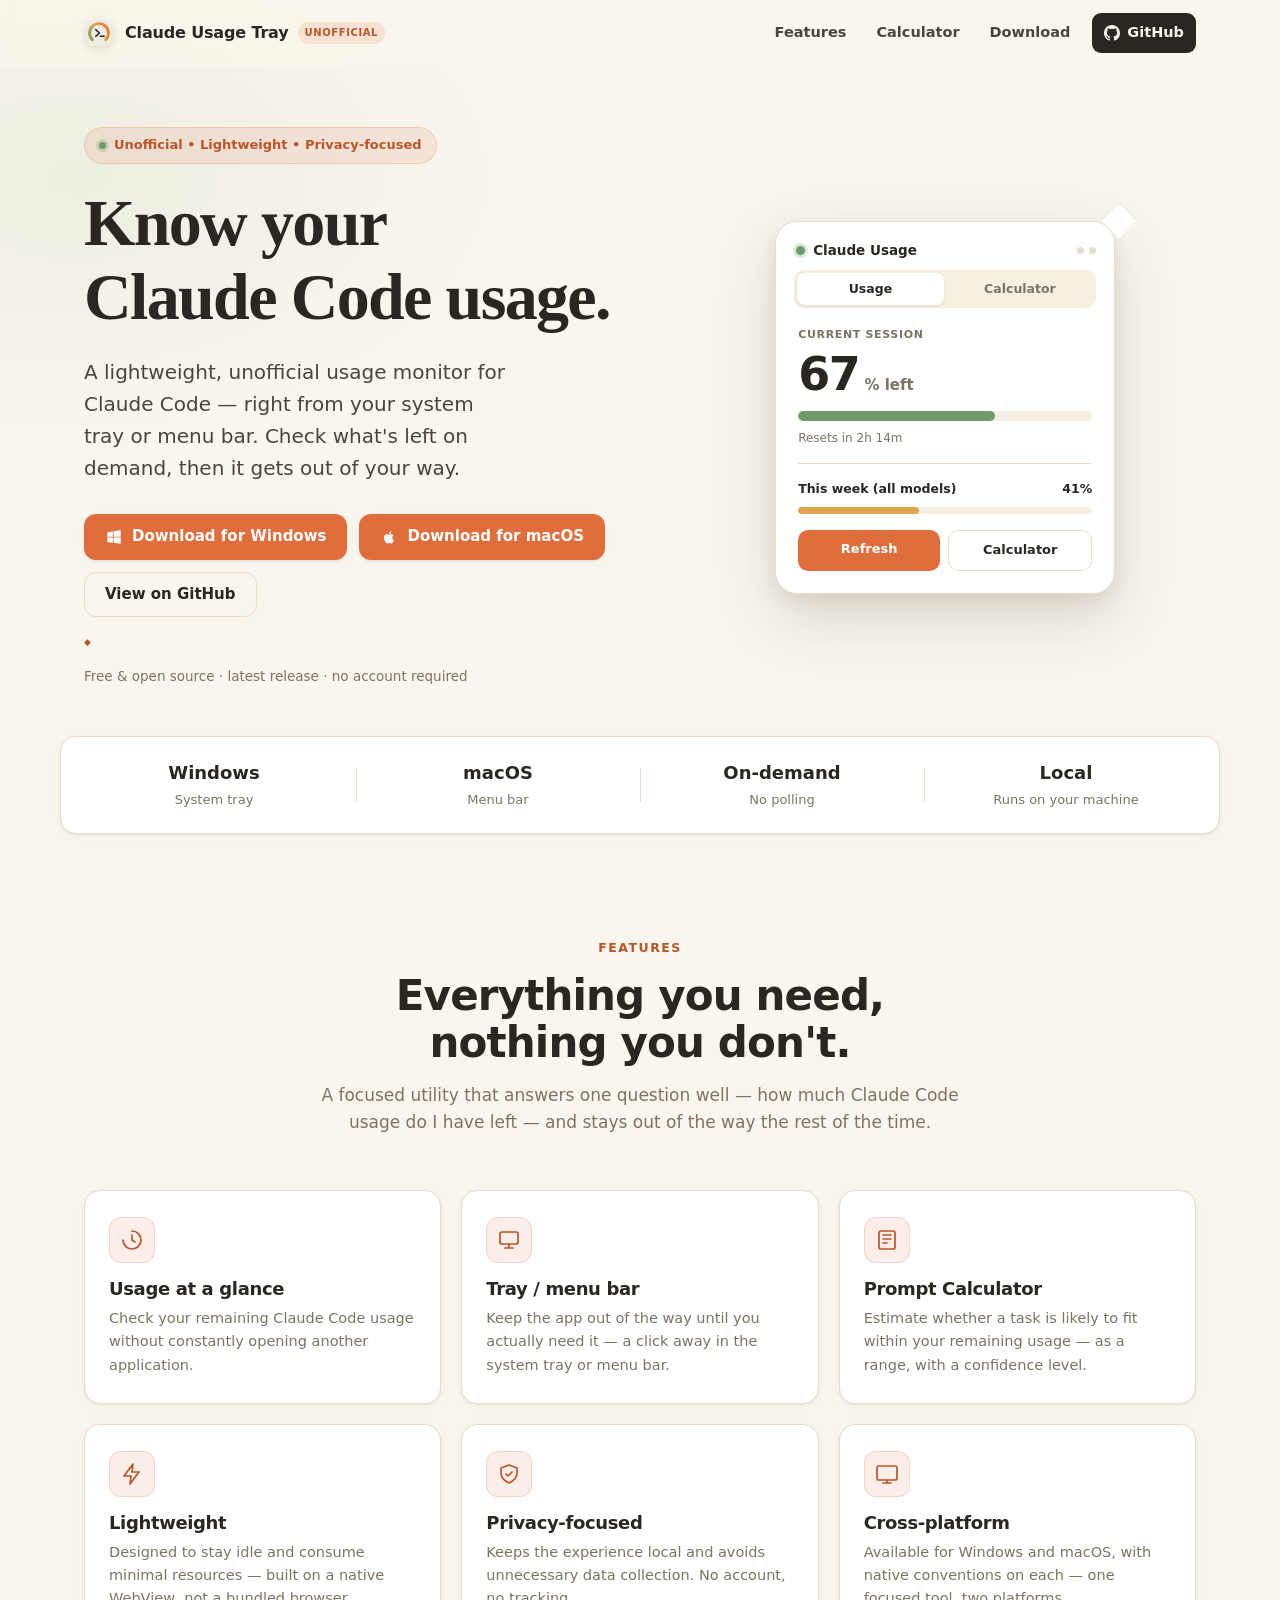
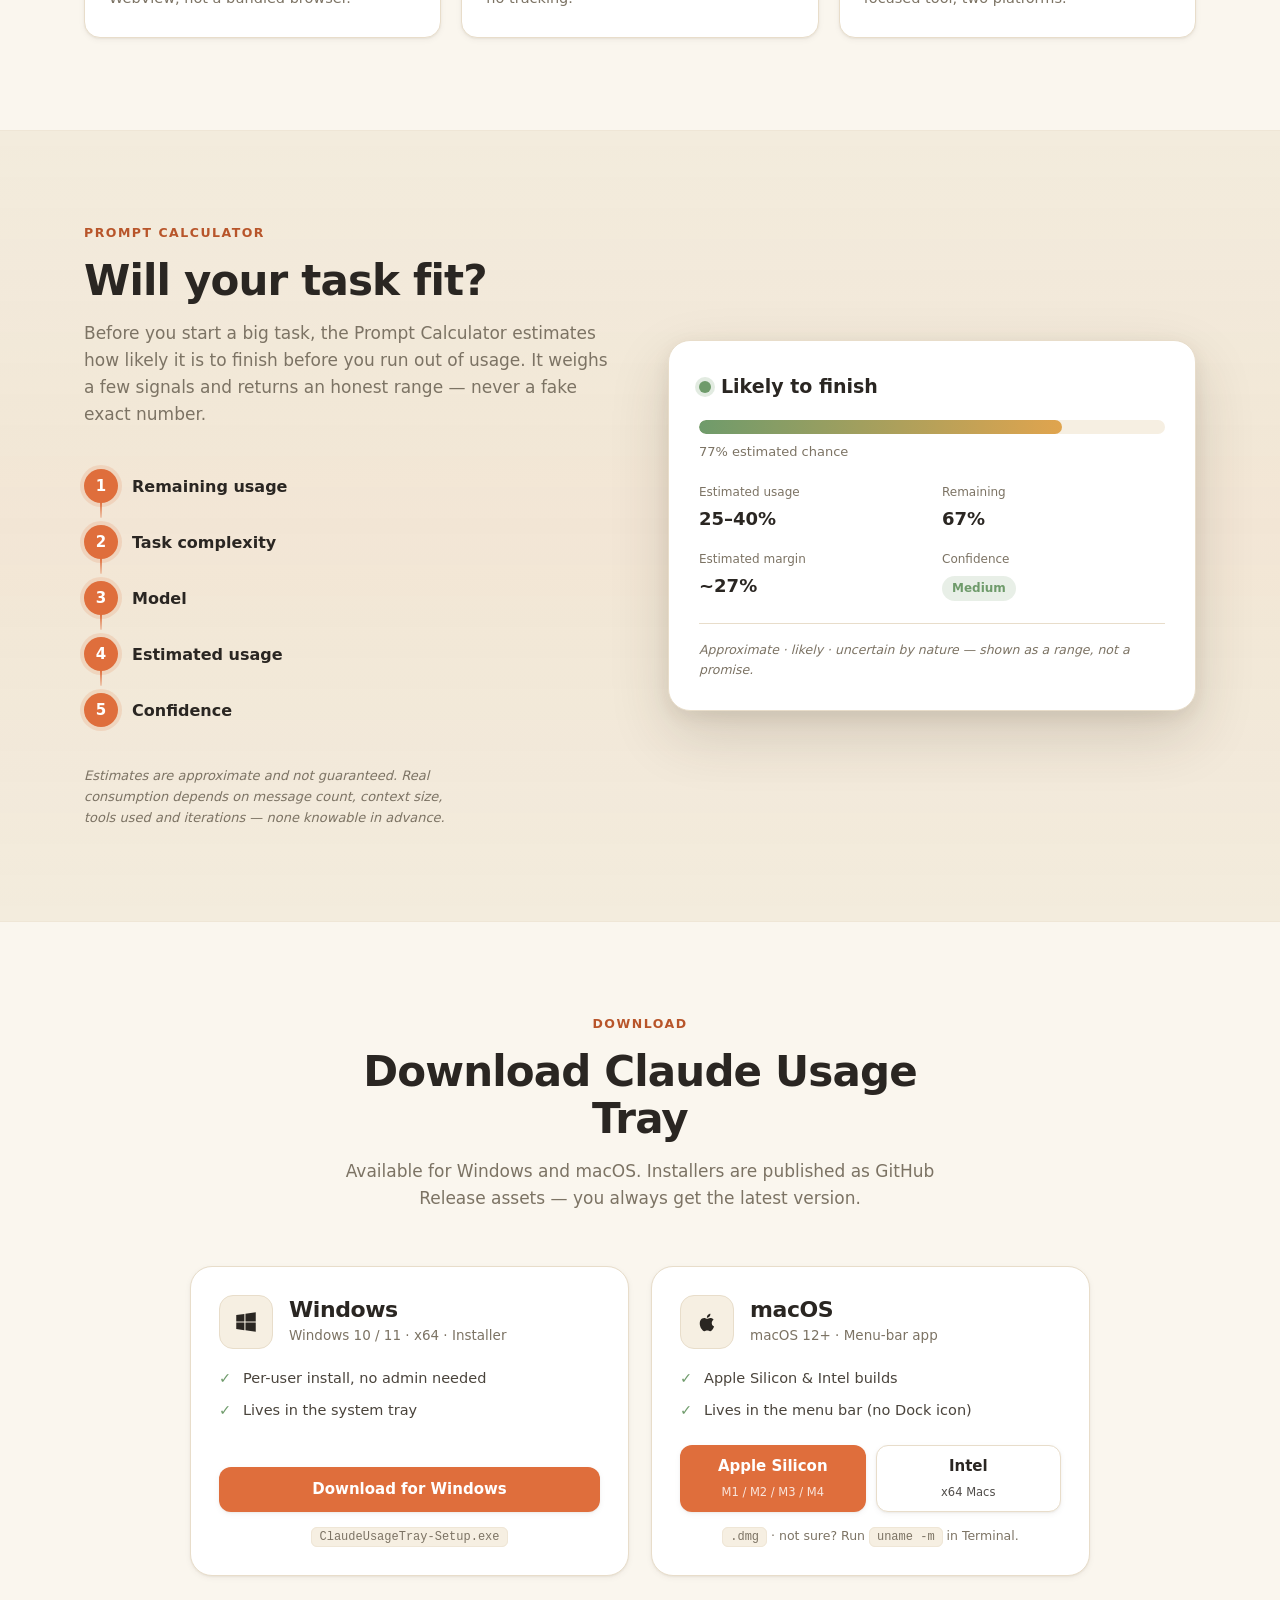
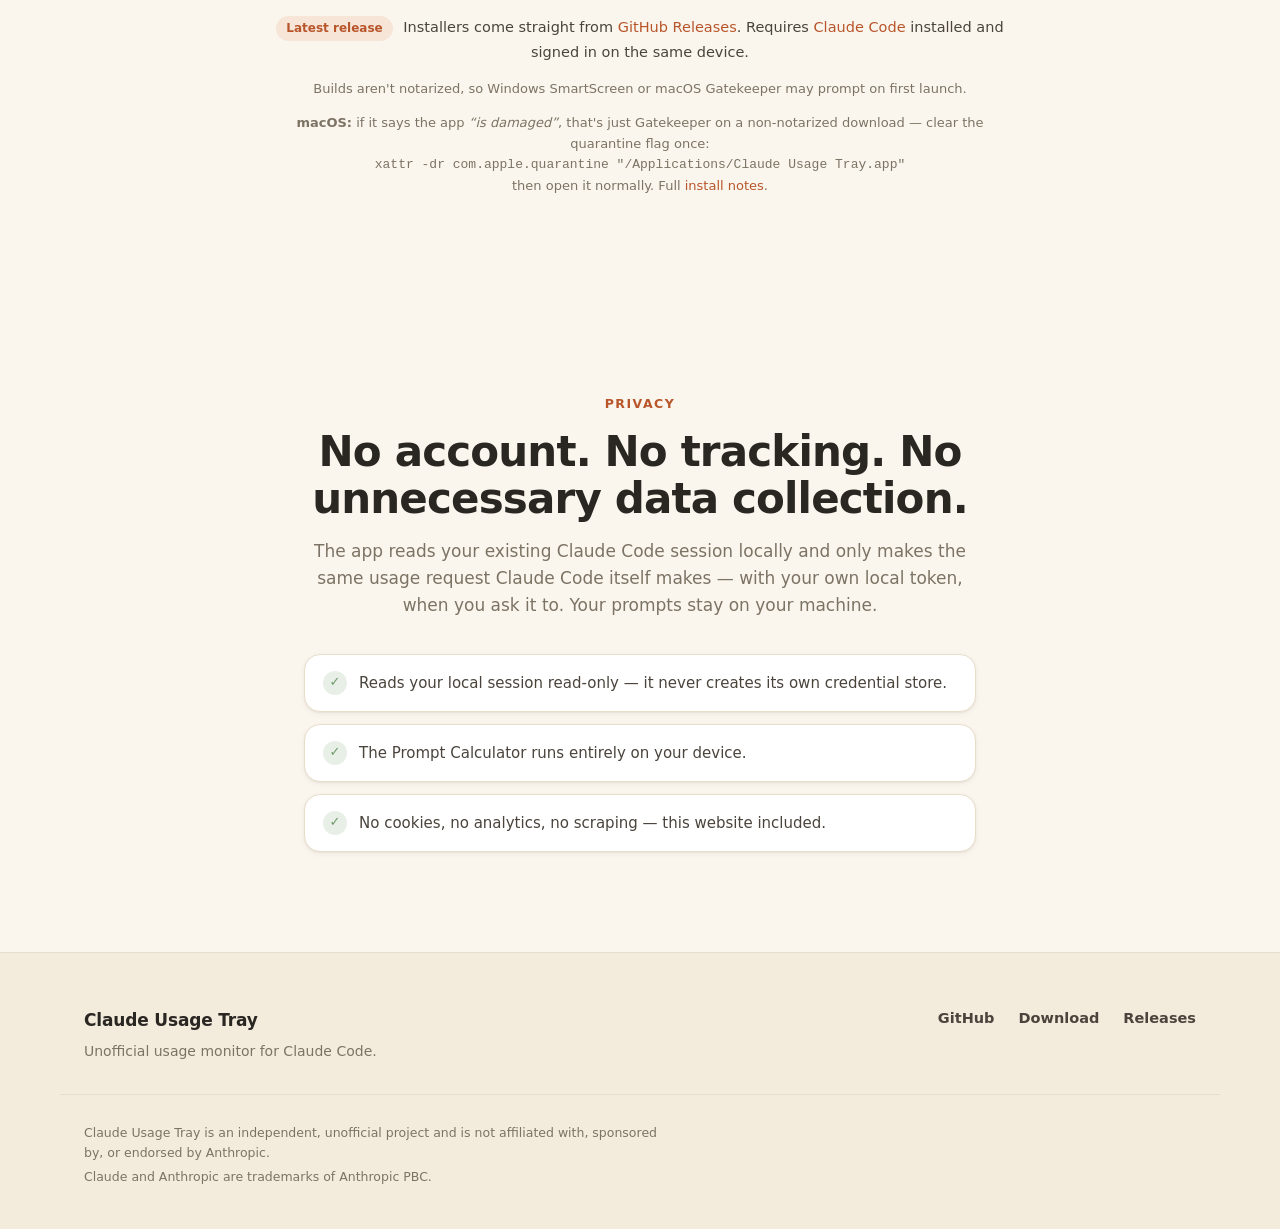
<file: website/index.html>
<!doctype html>
<html lang="en">
<head>
  <meta charset="utf-8" />
  <meta name="viewport" content="width=device-width, initial-scale=1" />

  <title>Claude Usage Tray — Unofficial usage monitor for Claude Code</title>
  <meta name="description" content="Claude Usage Tray is an unofficial, lightweight usage monitor for Claude Code, available for Windows and macOS. Check your remaining usage from your system tray or menu bar." />
  <meta name="theme-color" content="#faf6ee" />
  <link rel="canonical" href="https://claude-usage-tray-site-anty4.vercel.app/" />

  <!-- Open Graph / social -->
  <meta property="og:type" content="website" />
  <meta property="og:url" content="https://claude-usage-tray-site-anty4.vercel.app/" />
  <meta property="og:title" content="Claude Usage Tray — Unofficial usage monitor for Claude Code" />
  <meta property="og:description" content="A lightweight, unofficial usage monitor for Claude Code, for Windows and macOS. Independent project, not affiliated with Anthropic." />
  <meta property="og:image" content="assets/og.jpg" />
  <meta property="og:image:type" content="image/jpeg" />
  <meta property="og:image:width" content="1200" />
  <meta property="og:image:height" content="630" />
  <meta property="og:image:alt" content="Claude Usage Tray — know your Claude Code usage." />
  <meta name="twitter:card" content="summary_large_image" />
  <meta name="twitter:title" content="Claude Usage Tray — Unofficial usage monitor for Claude Code" />
  <meta name="twitter:description" content="A lightweight, unofficial usage monitor for Claude Code, for Windows and macOS." />
  <meta name="twitter:image" content="assets/og.jpg" />

  <link rel="icon" href="assets/favicon.svg" type="image/svg+xml" />
  <link rel="mask-icon" href="assets/favicon.svg" color="#df6e3c" />
  <link rel="stylesheet" href="styles.css" />
  <!-- Without JS, reveal elements must stay visible (no animation, but full content). -->
  <noscript><style>.reveal{opacity:1 !important;transform:none !important}</style></noscript>
</head>
<body>
  <a class="skip-link" href="#main">Skip to content</a>

  <!-- ===== Navigation ===== -->
  <header class="nav" id="nav">
    <div class="wrap nav-inner">
      <a class="brand" href="#top" aria-label="Claude Usage Tray — home">
        <span class="brand-mark" aria-hidden="true">
          <svg viewBox="0 0 64 64" width="30" height="30">
            <rect x="4" y="4" width="56" height="56" rx="15" fill="#f1ece1"/>
            <path d="M17.86 46.14 A20 20 0 1 1 46.14 46.14" fill="none" stroke="url(#navGauge)" stroke-width="6.2" stroke-linecap="round"/>
            <path d="M25 25 L33 32 L25 39" fill="none" stroke="#2a2622" stroke-width="3.4" stroke-linecap="round" stroke-linejoin="round"/>
            <path d="M35 39 L43 39" fill="none" stroke="#2a2622" stroke-width="3.4" stroke-linecap="round"/>
            <defs>
              <linearGradient id="navGauge" x1="8" y1="46" x2="56" y2="18" gradientUnits="userSpaceOnUse">
                <stop offset="0" stop-color="#6f9b6b"/><stop offset="0.5" stop-color="#e0a44e"/><stop offset="1" stop-color="#df6e3c"/>
              </linearGradient>
            </defs>
          </svg>
        </span>
        <span class="brand-text">
          <span class="brand-name">Claude Usage Tray</span>
          <span class="brand-tag">Unofficial</span>
        </span>
      </a>

      <nav class="nav-links" aria-label="Primary">
        <a href="#features">Features</a>
        <a href="#calculator">Calculator</a>
        <a href="#download">Download</a>
        <a class="nav-github" href="https://github.com/Anty48/claude-usage-tray" target="_blank" rel="noopener">
          <svg viewBox="0 0 16 16" width="16" height="16" aria-hidden="true" fill="currentColor"><path d="M8 0C3.58 0 0 3.58 0 8c0 3.54 2.29 6.53 5.47 7.59.4.07.55-.17.55-.38 0-.19-.01-.82-.01-1.49-2.01.37-2.53-.49-2.69-.94-.09-.23-.48-.94-.82-1.13-.28-.15-.68-.52-.01-.53.63-.01 1.08.58 1.23.82.72 1.21 1.87.87 2.33.66.07-.52.28-.87.51-1.07-1.78-.2-3.64-.89-3.64-3.95 0-.87.31-1.59.82-2.15-.08-.2-.36-1.02.08-2.12 0 0 .67-.21 2.2.82.64-.18 1.32-.27 2-.27.68 0 1.36.09 2 .27 1.53-1.04 2.2-.82 2.2-.82.44 1.1.16 1.92.08 2.12.51.56.82 1.27.82 2.15 0 3.07-1.87 3.75-3.65 3.95.29.25.54.73.54 1.48 0 1.07-.01 1.93-.01 2.2 0 .21.15.46.55.38A8.01 8.01 0 0016 8c0-4.42-3.58-8-8-8z"/></svg>
          <span>GitHub</span>
        </a>
      </nav>
    </div>
  </header>

  <main id="main">
    <span id="top"></span>

    <!-- ===== Hero ===== -->
    <section class="hero">
      <div class="wrap hero-grid">
        <div class="hero-copy reveal">
          <p class="eyebrow"><span class="dot-live" aria-hidden="true"></span>Unofficial • Lightweight • Privacy-focused</p>
          <h1>Know your Claude&nbsp;Code usage.</h1>
          <p class="lede">A lightweight, unofficial usage monitor for Claude&nbsp;Code — right from your system tray or menu bar. Check what's left on demand, then it gets out of your way.</p>

          <div class="hero-cta">
            <a class="btn btn-primary" data-dl="win" href="https://github.com/Anty48/claude-usage-tray/releases/latest/download/ClaudeUsageTray-Setup.exe">
              <svg viewBox="0 0 24 24" width="18" height="18" aria-hidden="true" fill="currentColor"><path d="M3 5.5 10.5 4.5v7H3zM11.5 4.35 21 3v8.5h-9.5zM3 12.5h7.5v7L3 18.5zM11.5 12.5H21V21l-9.5-1.35z"/></svg>
              Download for Windows
            </a>
            <a class="btn btn-primary" data-dl="mac" href="https://github.com/Anty48/claude-usage-tray/releases/latest/download/ClaudeUsageTray-macOS-arm64.dmg">
              <svg viewBox="0 0 24 24" width="18" height="18" aria-hidden="true" fill="currentColor"><path d="M16.36 12.9c-.02-2.05 1.68-3.03 1.75-3.08-.95-1.4-2.44-1.59-2.97-1.61-1.26-.13-2.47.74-3.11.74-.64 0-1.63-.72-2.68-.7-1.38.02-2.65.8-3.36 2.03-1.43 2.49-.37 6.17 1.03 8.19.68.99 1.5 2.1 2.56 2.06 1.03-.04 1.42-.66 2.66-.66 1.24 0 1.59.66 2.68.64 1.11-.02 1.81-1 2.49-2 .78-1.15 1.11-2.26 1.12-2.32-.02-.01-2.15-.83-2.17-3.28zM14.3 6.87c.56-.68.94-1.63.84-2.57-.81.03-1.79.54-2.37 1.22-.52.6-.98 1.56-.86 2.48.9.07 1.83-.46 2.39-1.13z"/></svg>
              Download for macOS
            </a>
            <a class="btn btn-ghost" href="https://github.com/Anty48/claude-usage-tray" target="_blank" rel="noopener">View on GitHub</a>
          </div>

          <p class="hero-hint" id="osHint" role="status" aria-live="polite" hidden></p>
          <p class="hero-sub">Free &amp; open source · <span id="versionInline">latest release</span> · no account required</p>
        </div>

        <!-- App mockup (recreated in HTML/CSS — not a screenshot of any Anthropic product) -->
        <div class="hero-visual reveal" aria-hidden="false">
          <div class="tray-arrow" aria-hidden="true"></div>
          <figure class="mock" role="img" aria-label="Illustration of the Claude Usage Tray popup showing 67% of the current session left, a usage meter, weekly usage, and Refresh and Calculator buttons.">
            <div class="mock-titlebar">
              <span class="mock-brand"><span class="mock-dot"></span> Claude Usage</span>
              <span class="mock-actions"><span></span><span></span></span>
            </div>
            <div class="mock-seg">
              <button class="mock-seg-btn is-active" type="button" tabindex="-1">Usage</button>
              <button class="mock-seg-btn" type="button" tabindex="-1">Calculator</button>
            </div>
            <div class="mock-body">
              <p class="mock-eyebrow">Current session</p>
              <div class="mock-headline"><span class="mock-big" data-count="67">0</span><span class="mock-unit">% left</span></div>
              <div class="mock-meter"><div class="mock-meter-fill" style="--w:67%"></div></div>
              <p class="mock-meta">Resets in 2h 14m</p>
              <div class="mock-divider"></div>
              <div class="mock-row-head"><span>This week (all models)</span><span class="mock-row-val">41%</span></div>
              <div class="mock-meter mock-meter-sm"><div class="mock-meter-fill amber" style="--w:41%"></div></div>
              <div class="mock-btn-row">
                <span class="mock-btn">Refresh</span>
                <span class="mock-btn ghost">Calculator</span>
              </div>
            </div>
          </figure>
        </div>
      </div>
    </section>

    <!-- ===== Trust strip ===== -->
    <section class="strip" aria-label="At a glance">
      <div class="wrap strip-grid">
        <div class="strip-item reveal"><strong>Windows</strong><span>System tray</span></div>
        <div class="strip-item reveal"><strong>macOS</strong><span>Menu bar</span></div>
        <div class="strip-item reveal"><strong>On&#8209;demand</strong><span>No polling</span></div>
        <div class="strip-item reveal"><strong>Local</strong><span>Runs on your machine</span></div>
      </div>
    </section>

    <!-- ===== Features ===== -->
    <section id="features" class="section">
      <div class="wrap">
        <header class="section-head reveal">
          <p class="kicker">Features</p>
          <h2>Everything you need, nothing you don't.</h2>
          <p class="section-lede">A focused utility that answers one question well — how much Claude&nbsp;Code usage do I have left — and stays out of the way the rest of the time.</p>
        </header>

        <div class="cards">
          <article class="card reveal">
            <div class="card-ico"><svg viewBox="0 0 24 24" fill="none" stroke="currentColor" stroke-width="1.7" stroke-linecap="round" stroke-linejoin="round"><path d="M3 12a9 9 0 1 0 9-9"/><path d="M12 7v5l3 2"/></svg></div>
            <h3>Usage at a glance</h3>
            <p>Check your remaining Claude&nbsp;Code usage without constantly opening another application.</p>
          </article>
          <article class="card reveal">
            <div class="card-ico"><svg viewBox="0 0 24 24" fill="none" stroke="currentColor" stroke-width="1.7" stroke-linecap="round" stroke-linejoin="round"><rect x="3" y="4" width="18" height="12" rx="2"/><path d="M8 20h8M12 16v4"/></svg></div>
            <h3>Tray / menu bar</h3>
            <p>Keep the app out of the way until you actually need it — a click away in the system tray or menu bar.</p>
          </article>
          <article class="card reveal">
            <div class="card-ico"><svg viewBox="0 0 24 24" fill="none" stroke="currentColor" stroke-width="1.7" stroke-linecap="round" stroke-linejoin="round"><rect x="4" y="3" width="16" height="18" rx="2"/><path d="M8 7h8M8 11h8M8 15h4"/></svg></div>
            <h3>Prompt Calculator</h3>
            <p>Estimate whether a task is likely to fit within your remaining usage — as a range, with a confidence level.</p>
          </article>
          <article class="card reveal">
            <div class="card-ico"><svg viewBox="0 0 24 24" fill="none" stroke="currentColor" stroke-width="1.7" stroke-linecap="round" stroke-linejoin="round"><path d="M13 2 4 14h7l-1 8 9-12h-7z"/></svg></div>
            <h3>Lightweight</h3>
            <p>Designed to stay idle and consume minimal resources — built on a native WebView, not a bundled browser.</p>
          </article>
          <article class="card reveal">
            <div class="card-ico"><svg viewBox="0 0 24 24" fill="none" stroke="currentColor" stroke-width="1.7" stroke-linecap="round" stroke-linejoin="round"><path d="M12 3 4 6v5c0 5 3.5 8 8 10 4.5-2 8-5 8-10V6z"/><path d="M9 12l2 2 4-4"/></svg></div>
            <h3>Privacy-focused</h3>
            <p>Keeps the experience local and avoids unnecessary data collection. No account, no tracking.</p>
          </article>
          <article class="card reveal">
            <div class="card-ico"><svg viewBox="0 0 24 24" fill="none" stroke="currentColor" stroke-width="1.7" stroke-linecap="round" stroke-linejoin="round"><rect x="2" y="4" width="20" height="14" rx="2"/><path d="M8 21h8M12 18v3"/></svg></div>
            <h3>Cross-platform</h3>
            <p>Available for Windows and macOS, with native conventions on each — one focused tool, two platforms.</p>
          </article>
        </div>
      </div>
    </section>

    <!-- ===== Prompt Calculator ===== -->
    <section id="calculator" class="section section-calc">
      <div class="wrap calc-grid">
        <div class="calc-copy reveal">
          <p class="kicker">Prompt Calculator</p>
          <h2>Will your task fit?</h2>
          <p class="section-lede">Before you start a big task, the Prompt Calculator estimates how likely it is to finish before you run out of usage. It weighs a few signals and returns an honest range — never a fake exact number.</p>

          <ol class="flow" aria-label="How the estimate is produced">
            <li class="flow-step reveal"><span class="flow-num">1</span><span class="flow-label">Remaining usage</span></li>
            <li class="flow-step reveal"><span class="flow-num">2</span><span class="flow-label">Task complexity</span></li>
            <li class="flow-step reveal"><span class="flow-num">3</span><span class="flow-label">Model</span></li>
            <li class="flow-step reveal"><span class="flow-num">4</span><span class="flow-label">Estimated usage</span></li>
            <li class="flow-step reveal"><span class="flow-num">5</span><span class="flow-label">Confidence</span></li>
          </ol>
          <p class="calc-disclaimer">Estimates are approximate and not guaranteed. Real consumption depends on message count, context size, tools used and iterations — none knowable in advance.</p>
        </div>

        <div class="calc-visual reveal">
          <figure class="result-card" role="img" aria-label="Example estimate: likely to finish, about 78 percent confidence, estimated usage 25 to 40 percent against 67 percent remaining, medium confidence.">
            <div class="result-verdict"><span class="verdict-dot"></span> Likely to finish</div>
            <div class="result-prob"><div class="result-prob-fill" style="--w:78%"></div></div>
            <p class="result-prob-label"><span data-count="78">0</span>% estimated chance</p>
            <div class="result-grid">
              <div><span class="k">Estimated usage</span><span class="v">25–40%</span></div>
              <div><span class="k">Remaining</span><span class="v">67%</span></div>
              <div><span class="k">Estimated margin</span><span class="v">~27%</span></div>
              <div><span class="k">Confidence</span><span class="v"><span class="pill-badge">Medium</span></span></div>
            </div>
            <p class="result-note">Approximate · likely · uncertain by nature — shown as a range, not a promise.</p>
          </figure>
        </div>
      </div>
    </section>

    <!-- ===== Download ===== -->
    <section id="download" class="section">
      <div class="wrap">
        <header class="section-head reveal">
          <p class="kicker">Download</p>
          <h2>Download Claude Usage Tray</h2>
          <p class="section-lede">Available for Windows and macOS. Installers are published as GitHub Release assets — you always get the latest version.</p>
        </header>

        <div class="dl-grid">
          <!-- Windows -->
          <article class="dl-card reveal" data-platform="win">
            <div class="dl-badge" hidden>Recommended for your device</div>
            <div class="dl-top">
              <div class="dl-ico"><svg viewBox="0 0 24 24" width="26" height="26" fill="currentColor"><path d="M3 5.5 10.5 4.5v7H3zM11.5 4.35 21 3v8.5h-9.5zM3 12.5h7.5v7L3 18.5zM11.5 12.5H21V21l-9.5-1.35z"/></svg></div>
              <div>
                <h3>Windows</h3>
                <p class="dl-meta">Windows 10 / 11 · x64 · Installer</p>
              </div>
            </div>
            <ul class="dl-list">
              <li>Per-user install, no admin needed</li>
              <li>Lives in the system tray</li>
            </ul>
            <a class="btn btn-primary btn-block" data-dl="win" href="https://github.com/Anty48/claude-usage-tray/releases/latest/download/ClaudeUsageTray-Setup.exe">Download for Windows</a>
            <p class="dl-file"><code>ClaudeUsageTray-Setup.exe</code></p>
          </article>

          <!-- macOS -->
          <article class="dl-card reveal" data-platform="mac">
            <div class="dl-badge" hidden>Recommended for your device</div>
            <div class="dl-top">
              <div class="dl-ico"><svg viewBox="0 0 24 24" width="26" height="26" fill="currentColor"><path d="M16.36 12.9c-.02-2.05 1.68-3.03 1.75-3.08-.95-1.4-2.44-1.59-2.97-1.61-1.26-.13-2.47.74-3.11.74-.64 0-1.63-.72-2.68-.7-1.38.02-2.65.8-3.36 2.03-1.43 2.49-.37 6.17 1.03 8.19.68.99 1.5 2.1 2.56 2.06 1.03-.04 1.42-.66 2.66-.66 1.24 0 1.59.66 2.68.64 1.11-.02 1.81-1 2.49-2 .78-1.15 1.11-2.26 1.12-2.32-.02-.01-2.15-.83-2.17-3.28zM14.3 6.87c.56-.68.94-1.63.84-2.57-.81.03-1.79.54-2.37 1.22-.52.6-.98 1.56-.86 2.48.9.07 1.83-.46 2.39-1.13z"/></svg></div>
              <div>
                <h3>macOS</h3>
                <p class="dl-meta">macOS 12+ · Menu-bar app</p>
              </div>
            </div>
            <ul class="dl-list">
              <li>Apple Silicon &amp; Intel builds</li>
              <li>Lives in the menu bar (no Dock icon)</li>
            </ul>
            <div class="dl-split">
              <a class="btn btn-primary" data-dl="mac-arm" href="https://github.com/Anty48/claude-usage-tray/releases/latest/download/ClaudeUsageTray-macOS-arm64.dmg">
                Apple Silicon
                <span class="btn-sub">M1 / M2 / M3 / M4</span>
              </a>
              <a class="btn btn-secondary" data-dl="mac-x64" href="https://github.com/Anty48/claude-usage-tray/releases/latest/download/ClaudeUsageTray-macOS-x64.dmg">
                Intel
                <span class="btn-sub">x64 Macs</span>
              </a>
            </div>
            <p class="dl-file"><code>.dmg</code> · not sure? Run <code>uname -m</code> in Terminal.</p>
          </article>
        </div>

        <div class="dl-foot reveal">
          <p><span class="tag-soft" id="latestTag">Latest release</span> Installers come straight from <a href="https://github.com/Anty48/claude-usage-tray/releases" target="_blank" rel="noopener">GitHub Releases</a>. Requires <a href="https://docs.claude.com/en/docs/claude-code/overview" target="_blank" rel="noopener">Claude&nbsp;Code</a> installed and signed in on the same device.</p>
          <p class="dl-note">Builds aren't notarized, so Windows SmartScreen or macOS Gatekeeper may prompt on first launch.</p>
          <p class="dl-note"><strong>macOS:</strong> if it says the app <em>&ldquo;is damaged&rdquo;</em>, that's just Gatekeeper on a non-notarized download — clear the quarantine flag once:<br><code>xattr -dr com.apple.quarantine "/Applications/Claude Usage Tray.app"</code><br>then open it normally. Full <a href="https://github.com/Anty48/claude-usage-tray#-installation" target="_blank" rel="noopener">install notes</a>.</p>
        </div>
      </div>
    </section>

    <!-- ===== Privacy ===== -->
    <section class="section section-privacy">
      <div class="wrap privacy-inner reveal">
        <p class="kicker">Privacy</p>
        <h2>No account. No tracking. No unnecessary data collection.</h2>
        <p class="section-lede">The app reads your existing Claude&nbsp;Code session locally and only makes the same usage request Claude&nbsp;Code itself makes — with your own local token, when you ask it to. Your prompts stay on your machine.</p>
        <div class="privacy-points">
          <div class="pp"><span class="pp-check" aria-hidden="true">✓</span> Reads your local session read-only — it never creates its own credential store.</div>
          <div class="pp"><span class="pp-check" aria-hidden="true">✓</span> The Prompt Calculator runs entirely on your device.</div>
          <div class="pp"><span class="pp-check" aria-hidden="true">✓</span> No cookies, no analytics, no scraping — this website included.</div>
        </div>
      </div>
    </section>
  </main>

  <!-- ===== Footer ===== -->
  <footer class="footer">
    <div class="wrap footer-grid">
      <div class="footer-brand">
        <span class="brand-name">Claude Usage Tray</span>
        <p>Unofficial usage monitor for Claude&nbsp;Code.</p>
      </div>
      <nav class="footer-links" aria-label="Footer">
        <a href="https://github.com/Anty48/claude-usage-tray" target="_blank" rel="noopener">GitHub</a>
        <a href="#download">Download</a>
        <a href="https://github.com/Anty48/claude-usage-tray/releases" target="_blank" rel="noopener">Releases</a>
      </nav>
    </div>
    <div class="wrap footer-legal">
      <p>Claude&nbsp;Usage&nbsp;Tray is an independent, unofficial project and is not affiliated with, sponsored by, or endorsed by Anthropic.</p>
      <p>Claude and Anthropic are trademarks of Anthropic&nbsp;PBC.</p>
    </div>
  </footer>

  <script src="main.js" defer></script>
</body>
</html>
</file>
<file: website/styles.css>
/* ==========================================================================
   Claude Usage Tray — landing page
   Own visual identity: warm cream / brown / orange. No Anthropic assets.
   ========================================================================== */

:root {
  --cream:      #faf6ee;
  --cream-2:    #f3ecdd;
  --surface:    #ffffff;
  --surface-2:  #f6efe2;
  --ink:        #2a2622;
  --ink-soft:   #4a443c;
  --muted:      #7c7364;
  --line:       #e8ddca;
  --line-soft:  #efe6d6;

  --orange:     #df6e3c;
  --orange-ink: #b8552a;
  --orange-2:   #e88a52;
  --green:      #6f9b6b;
  --amber:      #e0a44e;

  --shadow-sm:  0 1px 2px rgba(58, 42, 24, .06), 0 2px 6px rgba(58, 42, 24, .05);
  --shadow-md:  0 8px 24px rgba(58, 42, 24, .09), 0 2px 8px rgba(58, 42, 24, .05);
  --shadow-lg:  0 24px 60px rgba(58, 42, 24, .16), 0 6px 18px rgba(58, 42, 24, .08);

  --r-sm: 10px;
  --r-md: 16px;
  --r-lg: 22px;
  --maxw: 1160px;

  --sans: "Segoe UI", ui-sans-serif, system-ui, -apple-system, Roboto, "Helvetica Neue", Arial, sans-serif;
  --serif: Georgia, "Iowan Old Style", "Times New Roman", ui-serif, serif;
}

@media (prefers-color-scheme: dark) {
  :root {
    --cream:      #201d19;
    --cream-2:    #262219;
    --surface:    #2a2721;
    --surface-2:  #322e26;
    --ink:        #f3ede2;
    --ink-soft:   #d8cfc0;
    --muted:      #a89e8d;
    --line:       #3b362d;
    --line-soft:  #33302a;

    --orange:     #e5814f;
    --orange-ink: #eea079;
    --orange-2:   #ed9663;
    --green:      #8bbf85;
    --amber:      #e6b76c;

    --shadow-sm:  0 1px 2px rgba(0,0,0,.3);
    --shadow-md:  0 10px 28px rgba(0,0,0,.4);
    --shadow-lg:  0 26px 64px rgba(0,0,0,.55);
  }
}

* { box-sizing: border-box; }

html { scroll-behavior: smooth; scroll-padding-top: 84px; }

body {
  margin: 0;
  font-family: var(--sans);
  color: var(--ink);
  background:
    radial-gradient(1100px 520px at 82% -8%, rgba(223,110,60,.10), transparent 60%),
    radial-gradient(760px 460px at 6% 4%, rgba(111,155,107,.09), transparent 55%),
    var(--cream);
  line-height: 1.6;
  -webkit-font-smoothing: antialiased;
  text-rendering: optimizeLegibility;
  overflow-x: hidden;
}

.wrap { width: 100%; max-width: var(--maxw); margin-inline: auto; padding-inline: 24px; }

a { color: var(--orange-ink); text-decoration: none; }
a:hover { text-decoration: underline; }

h1, h2, h3 { line-height: 1.12; letter-spacing: -.02em; margin: 0; }

.skip-link {
  position: absolute; left: 12px; top: -60px; z-index: 100;
  background: var(--ink); color: var(--cream); padding: 10px 16px; border-radius: 10px;
  transition: top .2s;
}
.skip-link:focus { top: 12px; }

:focus-visible { outline: 2px solid var(--orange); outline-offset: 3px; border-radius: 6px; }

/* ===== Navigation ===== */
.nav {
  position: sticky; top: 0; z-index: 50;
  backdrop-filter: saturate(140%) blur(12px);
  -webkit-backdrop-filter: saturate(140%) blur(12px);
  background: color-mix(in srgb, var(--cream) 78%, transparent);
  border-bottom: 1px solid transparent;
  transition: border-color .25s, box-shadow .25s, background .25s;
}
.nav.scrolled { border-bottom-color: var(--line); box-shadow: var(--shadow-sm); }
.nav-inner { display: flex; align-items: center; justify-content: space-between; height: 66px; }

.brand { display: inline-flex; align-items: center; gap: 11px; color: var(--ink); }
.brand:hover { text-decoration: none; }
.brand-mark { display: grid; place-items: center; filter: drop-shadow(0 2px 4px rgba(58,42,24,.14)); }
.brand-text { display: flex; align-items: center; gap: 9px; }
.brand-name { font-weight: 700; font-size: 16px; letter-spacing: -.01em; }
.brand-tag {
  font-size: 10px; font-weight: 700; text-transform: uppercase; letter-spacing: .06em;
  color: var(--orange-ink); background: color-mix(in srgb, var(--orange) 15%, transparent);
  padding: 3px 7px; border-radius: 999px;
}

.nav-links { display: flex; align-items: center; gap: 6px; }
.nav-links > a {
  color: var(--ink-soft); font-weight: 550; font-size: 14.5px;
  padding: 8px 12px; border-radius: 9px; transition: background .15s, color .15s;
}
.nav-links > a:hover { background: var(--surface-2); color: var(--ink); text-decoration: none; }
.nav-github {
  display: inline-flex; align-items: center; gap: 7px;
  background: var(--ink); color: var(--cream) !important; font-weight: 600;
  margin-left: 4px;
}
.nav-github:hover { background: var(--ink-soft); filter: brightness(1.05); }

/* ===== Buttons ===== */
.btn {
  display: inline-flex; align-items: center; justify-content: center; gap: 9px;
  font-family: inherit; font-size: 15px; font-weight: 650; line-height: 1.15;
  padding: 13px 20px; border-radius: 12px; border: 1px solid transparent;
  cursor: pointer; transition: transform .15s ease, box-shadow .2s, filter .15s, background .15s, border-color .15s;
  text-align: center; white-space: nowrap;
}
.btn:hover { text-decoration: none; }
.btn-primary { background: var(--orange); color: #fff; box-shadow: var(--shadow-sm); }
.btn-primary:hover { filter: brightness(1.04); transform: translateY(-2px); box-shadow: var(--shadow-md); }
.btn-primary:active { transform: translateY(0); filter: brightness(.97); }
.btn-secondary { background: var(--surface); color: var(--ink); border-color: var(--line); box-shadow: var(--shadow-sm); }
.btn-secondary:hover { border-color: var(--orange); transform: translateY(-2px); box-shadow: var(--shadow-md); }
.btn-ghost { background: transparent; color: var(--ink); border-color: var(--line); }
.btn-ghost:hover { background: var(--surface-2); transform: translateY(-2px); }
.btn-block { width: 100%; }
.btn-sub { display: block; font-size: 11.5px; font-weight: 500; opacity: .82; margin-top: 2px; }
.btn.is-recommended { box-shadow: 0 0 0 3px color-mix(in srgb, var(--orange) 34%, transparent), var(--shadow-md); }
.btn[aria-disabled="true"] { opacity: .5; pointer-events: none; filter: grayscale(.2); }

/* ===== Shared section bits ===== */
.section { padding: 92px 0; }
.eyebrow {
  display: inline-flex; align-items: center; gap: 8px;
  font-size: 13px; font-weight: 600; color: var(--orange-ink);
  background: color-mix(in srgb, var(--orange) 12%, transparent);
  padding: 7px 14px; border-radius: 999px; margin: 0 0 22px;
  border: 1px solid color-mix(in srgb, var(--orange) 22%, transparent);
}
.dot-live { width: 7px; height: 7px; border-radius: 50%; background: var(--green); box-shadow: 0 0 0 3px color-mix(in srgb, var(--green) 26%, transparent); animation: pulse 2.4s ease-in-out infinite; }
@keyframes pulse { 0%,100% { opacity: 1; } 50% { opacity: .45; } }

.kicker { font-size: 12.5px; font-weight: 700; text-transform: uppercase; letter-spacing: .12em; color: var(--orange-ink); margin: 0 0 14px; }
.section-head { max-width: 640px; margin: 0 auto 54px; text-align: center; }
.section-head h2, .privacy-inner h2, .calc-copy h2 { font-size: clamp(28px, 4.2vw, 42px); }
.section-lede { color: var(--muted); font-size: 17px; margin: 16px 0 0; }

/* ===== Hero ===== */
.hero { padding: 60px 0 40px; }
.hero-grid { display: grid; grid-template-columns: 1.05fr .95fr; gap: 56px; align-items: center; }
.hero-copy h1 { font-family: var(--serif); font-weight: 700; font-size: clamp(38px, 6vw, 66px); letter-spacing: -.025em; }
.lede { color: var(--ink-soft); font-size: clamp(17px, 2vw, 20px); max-width: 34ch; margin: 22px 0 30px; }

.hero-cta { display: flex; flex-wrap: wrap; gap: 12px; }
.hero-hint {
  margin: 18px 0 0; font-size: 14px; color: var(--orange-ink); font-weight: 600;
  display: inline-flex; align-items: center; gap: 8px;
}
.hero-hint::before { content: "◆"; font-size: 9px; }
.hero-sub { margin: 14px 0 0; font-size: 13.5px; color: var(--muted); }

/* Hero mockup */
.hero-visual { position: relative; display: grid; place-items: center; }
.tray-arrow {
  position: absolute; top: -14px; right: 64px; width: 26px; height: 26px;
  background: var(--surface); border: 1px solid var(--line); border-right: 0; border-bottom: 0;
  transform: rotate(45deg); border-radius: 5px 0 0 0; z-index: 2;
}
@media (prefers-color-scheme: dark) { .tray-arrow { background: var(--surface); } }
.mock {
  position: relative; z-index: 1; margin: 0; width: min(340px, 100%);
  background: var(--surface); border: 1px solid var(--line);
  border-radius: var(--r-lg); box-shadow: var(--shadow-lg);
  padding: 6px; overflow: hidden;
  animation: floaty 7s ease-in-out infinite;
}
@keyframes floaty { 0%,100% { transform: translateY(0); } 50% { transform: translateY(-10px); } }
.mock-titlebar { display: flex; align-items: center; justify-content: space-between; padding: 12px 12px 8px 14px; }
.mock-brand { display: inline-flex; align-items: center; gap: 8px; font-weight: 650; font-size: 13.5px; }
.mock-dot { width: 9px; height: 9px; border-radius: 50%; background: var(--green); box-shadow: 0 0 0 3px color-mix(in srgb, var(--green) 22%, transparent); }
.mock-actions { display: flex; gap: 5px; }
.mock-actions span { width: 7px; height: 7px; border-radius: 50%; background: var(--line); }
.mock-seg { display: flex; gap: 3px; margin: 0 12px 10px; background: var(--surface-2); border-radius: 10px; padding: 3px; }
.mock-seg-btn { flex: 1; border: 0; background: transparent; color: var(--muted); font: inherit; font-size: 12.5px; font-weight: 600; padding: 6px; border-radius: 8px; cursor: default; }
.mock-seg-btn.is-active { background: var(--surface); color: var(--ink); box-shadow: var(--shadow-sm); }
.mock-body { padding: 2px 16px 16px; }
.mock-eyebrow { font-size: 11px; font-weight: 700; text-transform: uppercase; letter-spacing: .06em; color: var(--muted); margin: 6px 0 8px; }
.mock-headline { display: flex; align-items: baseline; gap: 5px; }
.mock-big { font-size: 46px; font-weight: 700; letter-spacing: -.03em; line-height: 1; color: var(--ink); font-variant-numeric: tabular-nums; }
.mock-unit { font-size: 15px; font-weight: 600; color: var(--muted); }
.mock-meter { height: 10px; background: var(--surface-2); border-radius: 6px; overflow: hidden; margin: 14px 0 8px; }
.mock-meter-sm { height: 7px; margin: 8px 0 4px; }
.mock-meter-fill { height: 100%; width: 0; border-radius: 6px; background: var(--green); transition: width 1.1s cubic-bezier(.2,.7,.2,1); }
.mock-meter-fill.amber { background: var(--amber); }
.is-visible .mock-meter-fill { width: var(--w); }
.mock-meta { font-size: 12px; color: var(--muted); margin: 4px 0; }
.mock-divider { height: 1px; background: var(--line); margin: 15px 0; }
.mock-row-head { display: flex; justify-content: space-between; font-size: 12.5px; font-weight: 600; }
.mock-row-val { font-weight: 700; }
.mock-btn-row { display: flex; gap: 8px; margin-top: 16px; }
.mock-btn { flex: 1; text-align: center; font-size: 13px; font-weight: 650; padding: 9px; border-radius: 10px; background: var(--orange); color: #fff; }
.mock-btn.ghost { background: transparent; color: var(--ink); border: 1px solid var(--line); }

/* ===== Trust strip ===== */
.strip { padding: 8px 0 12px; }
.strip-grid {
  display: grid; grid-template-columns: repeat(4, 1fr); gap: 14px;
  background: var(--surface); border: 1px solid var(--line); border-radius: var(--r-md);
  padding: 22px 18px; box-shadow: var(--shadow-sm);
}
.strip-item { text-align: center; display: flex; flex-direction: column; gap: 2px; position: relative; }
.strip-item + .strip-item::before { content: ""; position: absolute; left: -7px; top: 50%; transform: translateY(-50%); height: 34px; width: 1px; background: var(--line); }
.strip-item strong { font-size: 18px; color: var(--ink); }
.strip-item span { font-size: 13px; color: var(--muted); }

/* ===== Feature cards ===== */
.cards { display: grid; grid-template-columns: repeat(3, 1fr); gap: 20px; }
.card {
  background: var(--surface); border: 1px solid var(--line); border-radius: var(--r-md);
  padding: 26px 24px; box-shadow: var(--shadow-sm);
  transition: transform .25s cubic-bezier(.2,.7,.2,1), box-shadow .25s, border-color .25s;
}
.card:hover { transform: translateY(-5px); box-shadow: var(--shadow-md); border-color: color-mix(in srgb, var(--orange) 40%, var(--line)); }
.card-ico {
  width: 46px; height: 46px; border-radius: 12px; display: grid; place-items: center; margin-bottom: 16px;
  color: var(--orange-ink); background: color-mix(in srgb, var(--orange) 12%, transparent);
  border: 1px solid color-mix(in srgb, var(--orange) 20%, transparent);
}
.card-ico svg { width: 24px; height: 24px; }
.card h3 { font-size: 18px; margin-bottom: 8px; }
.card p { color: var(--muted); font-size: 14.5px; margin: 0; }

/* ===== Calculator ===== */
.section-calc {
  background:
    linear-gradient(180deg, transparent, color-mix(in srgb, var(--orange) 5%, transparent) 50%, transparent),
    var(--cream-2);
  border-top: 1px solid var(--line-soft); border-bottom: 1px solid var(--line-soft);
}
.calc-grid { display: grid; grid-template-columns: 1fr 1fr; gap: 56px; align-items: center; }
.flow { list-style: none; margin: 30px 0 0; padding: 0; display: flex; flex-direction: column; gap: 0; }
.flow-step {
  display: flex; align-items: center; gap: 14px; position: relative;
  padding: 11px 0;
}
.flow-step:not(:last-child)::after {
  content: ""; position: absolute; left: 16px; top: 44px; bottom: -4px; width: 2px;
  background: linear-gradient(var(--orange), color-mix(in srgb, var(--orange) 25%, transparent));
  border-radius: 2px;
}
.flow-num {
  flex: none; width: 34px; height: 34px; border-radius: 50%; display: grid; place-items: center;
  font-weight: 700; font-size: 15px; color: #fff; background: var(--orange);
  box-shadow: 0 0 0 4px color-mix(in srgb, var(--orange) 16%, transparent); position: relative; z-index: 1;
}
.flow-label { font-weight: 600; font-size: 16px; }
.calc-disclaimer { margin: 28px 0 0; font-size: 13px; color: var(--muted); font-style: italic; max-width: 46ch; }

.result-card {
  margin: 0; background: var(--surface); border: 1px solid var(--line);
  border-radius: var(--r-lg); padding: 30px; box-shadow: var(--shadow-lg);
}
.result-verdict { display: flex; align-items: center; gap: 10px; font-size: 19px; font-weight: 700; }
.verdict-dot { width: 12px; height: 12px; border-radius: 50%; background: var(--green); box-shadow: 0 0 0 4px color-mix(in srgb, var(--green) 20%, transparent); }
.result-prob { height: 14px; background: var(--surface-2); border-radius: 8px; overflow: hidden; margin: 18px 0 8px; }
.result-prob-fill { height: 100%; width: 0; border-radius: 8px; background: linear-gradient(90deg, var(--green), var(--amber)); transition: width 1.2s cubic-bezier(.2,.7,.2,1); }
.is-visible .result-prob-fill { width: var(--w); }
.result-prob-label { font-size: 13px; color: var(--muted); margin: 0 0 20px; font-variant-numeric: tabular-nums; }
.result-grid { display: grid; grid-template-columns: 1fr 1fr; gap: 16px 20px; }
.result-grid .k { display: block; font-size: 12px; color: var(--muted); margin-bottom: 3px; }
.result-grid .v { display: block; font-size: 18px; font-weight: 700; }
.pill-badge { display: inline-block; font-size: 12px; font-weight: 700; padding: 3px 10px; border-radius: 999px; background: color-mix(in srgb, var(--green) 16%, transparent); color: var(--green); }
.result-note { margin: 22px 0 0; padding-top: 16px; border-top: 1px solid var(--line); font-size: 12.5px; color: var(--muted); font-style: italic; }

/* ===== Download ===== */
.dl-grid { display: grid; grid-template-columns: 1fr 1fr; gap: 22px; max-width: 900px; margin-inline: auto; }
.dl-card {
  position: relative; background: var(--surface); border: 1px solid var(--line);
  border-radius: var(--r-lg); padding: 28px; box-shadow: var(--shadow-sm);
  transition: box-shadow .25s, border-color .25s, transform .25s;
  display: flex; flex-direction: column;
}
.dl-card:hover { box-shadow: var(--shadow-md); }
.dl-card.is-recommended { border-color: color-mix(in srgb, var(--orange) 55%, var(--line)); box-shadow: 0 0 0 3px color-mix(in srgb, var(--orange) 16%, transparent), var(--shadow-md); }
.dl-badge {
  position: absolute; top: -12px; left: 28px;
  background: var(--orange); color: #fff; font-size: 12px; font-weight: 650;
  padding: 5px 12px; border-radius: 999px; box-shadow: var(--shadow-sm);
}
.dl-top { display: flex; align-items: center; gap: 16px; margin-bottom: 18px; }
.dl-ico { flex: none; width: 54px; height: 54px; border-radius: 14px; display: grid; place-items: center; color: var(--ink); background: var(--surface-2); border: 1px solid var(--line); }
.dl-top h3 { font-size: 22px; }
.dl-meta { color: var(--muted); font-size: 13.5px; margin: 3px 0 0; }
.dl-list { list-style: none; margin: 0 0 22px; padding: 0; display: flex; flex-direction: column; gap: 9px; }
.dl-list li { position: relative; padding-left: 24px; font-size: 14.5px; color: var(--ink-soft); }
.dl-list li::before { content: "✓"; position: absolute; left: 0; color: var(--green); font-weight: 800; }
.dl-card .btn-block { margin-top: auto; }
.dl-split { display: grid; grid-template-columns: 1fr 1fr; gap: 10px; margin-top: auto; }
.dl-split .btn { flex-direction: column; padding: 12px; }
.dl-file { margin: 14px 0 0; font-size: 12.5px; color: var(--muted); text-align: center; }
.dl-file code { background: var(--surface-2); padding: 2px 7px; border-radius: 6px; font-size: 12px; border: 1px solid var(--line-soft); }

.dl-foot { max-width: 760px; margin: 40px auto 0; text-align: center; color: var(--ink-soft); font-size: 14.5px; }
.dl-foot .dl-note { color: var(--muted); font-size: 13px; margin-top: 10px; }
.tag-soft {
  display: inline-block; font-size: 12px; font-weight: 700; color: var(--orange-ink);
  background: color-mix(in srgb, var(--orange) 12%, transparent); padding: 3px 10px; border-radius: 999px; margin-right: 6px;
}

/* ===== Privacy ===== */
.section-privacy { padding-bottom: 100px; }
.privacy-inner { max-width: 720px; margin-inline: auto; text-align: center; }
.privacy-points { display: grid; gap: 12px; margin-top: 34px; text-align: left; }
.pp {
  display: flex; align-items: flex-start; gap: 12px; font-size: 15px; color: var(--ink-soft);
  background: var(--surface); border: 1px solid var(--line); border-radius: var(--r-md);
  padding: 16px 18px; box-shadow: var(--shadow-sm);
}
.pp-check { flex: none; width: 24px; height: 24px; border-radius: 50%; display: grid; place-items: center; font-size: 13px; font-weight: 800; color: var(--green); background: color-mix(in srgb, var(--green) 16%, transparent); }

/* ===== Footer ===== */
.footer { background: var(--cream-2); border-top: 1px solid var(--line); padding: 54px 0 40px; }
.footer-grid { display: flex; align-items: flex-start; justify-content: space-between; gap: 30px; flex-wrap: wrap; }
.footer-brand .brand-name { font-size: 17px; }
.footer-brand p { color: var(--muted); font-size: 14px; margin: 6px 0 0; }
.footer-links { display: flex; gap: 24px; flex-wrap: wrap; }
.footer-links a { color: var(--ink-soft); font-weight: 550; font-size: 14.5px; }
.footer-legal { margin-top: 32px; padding-top: 24px; border-top: 1px solid var(--line); }
.footer-legal p { color: var(--muted); font-size: 12.5px; margin: 4px 0; max-width: 74ch; }

/* ===== Scroll reveal ===== */
.reveal { opacity: 0; transform: translateY(22px); transition: opacity .7s cubic-bezier(.2,.7,.2,1), transform .7s cubic-bezier(.2,.7,.2,1); }
.reveal.is-visible { opacity: 1; transform: none; }
.reveal:nth-child(2) { transition-delay: .06s; }
.reveal:nth-child(3) { transition-delay: .12s; }
.reveal:nth-child(4) { transition-delay: .18s; }
.reveal:nth-child(5) { transition-delay: .24s; }
.reveal:nth-child(6) { transition-delay: .30s; }

/* ===== Responsive ===== */
@media (max-width: 900px) {
  .hero-grid, .calc-grid { grid-template-columns: 1fr; gap: 44px; }
  .hero { padding-top: 34px; text-align: center; }
  .hero-copy { display: flex; flex-direction: column; align-items: center; }
  .lede { max-width: 46ch; }
  .hero-cta { justify-content: center; }
  .hero-visual { order: -1; }
  .calc-copy { text-align: center; }
  .flow { align-items: center; }
  .flow-step { justify-content: flex-start; width: max-content; margin-inline: auto; min-width: 220px; }
  .calc-disclaimer { margin-inline: auto; text-align: center; }
  .cards { grid-template-columns: repeat(2, 1fr); }
}

@media (max-width: 680px) {
  .wrap { padding-inline: 18px; }
  .section { padding: 64px 0; }
  .nav-links > a:not(.nav-github) { display: none; }
  .cards { grid-template-columns: 1fr; }
  .strip-grid { grid-template-columns: repeat(2, 1fr); gap: 22px 14px; }
  .strip-item:nth-child(2)::before, .strip-item:nth-child(4)::before { display: none; }
  .dl-grid { grid-template-columns: 1fr; }
  .footer-grid { flex-direction: column; gap: 22px; }
}

@media (max-width: 380px) {
  .dl-split { grid-template-columns: 1fr; }
  .hero-cta .btn { width: 100%; }
}

/* ===== Reduced motion ===== */
@media (prefers-reduced-motion: reduce) {
  html { scroll-behavior: auto; }
  *, *::before, *::after { animation-duration: .001ms !important; animation-iteration-count: 1 !important; transition-duration: .001ms !important; }
  .reveal { opacity: 1; transform: none; }
  .mock { animation: none; }
  .mock-meter-fill, .result-prob-fill { transition: none; }
}
</file>
